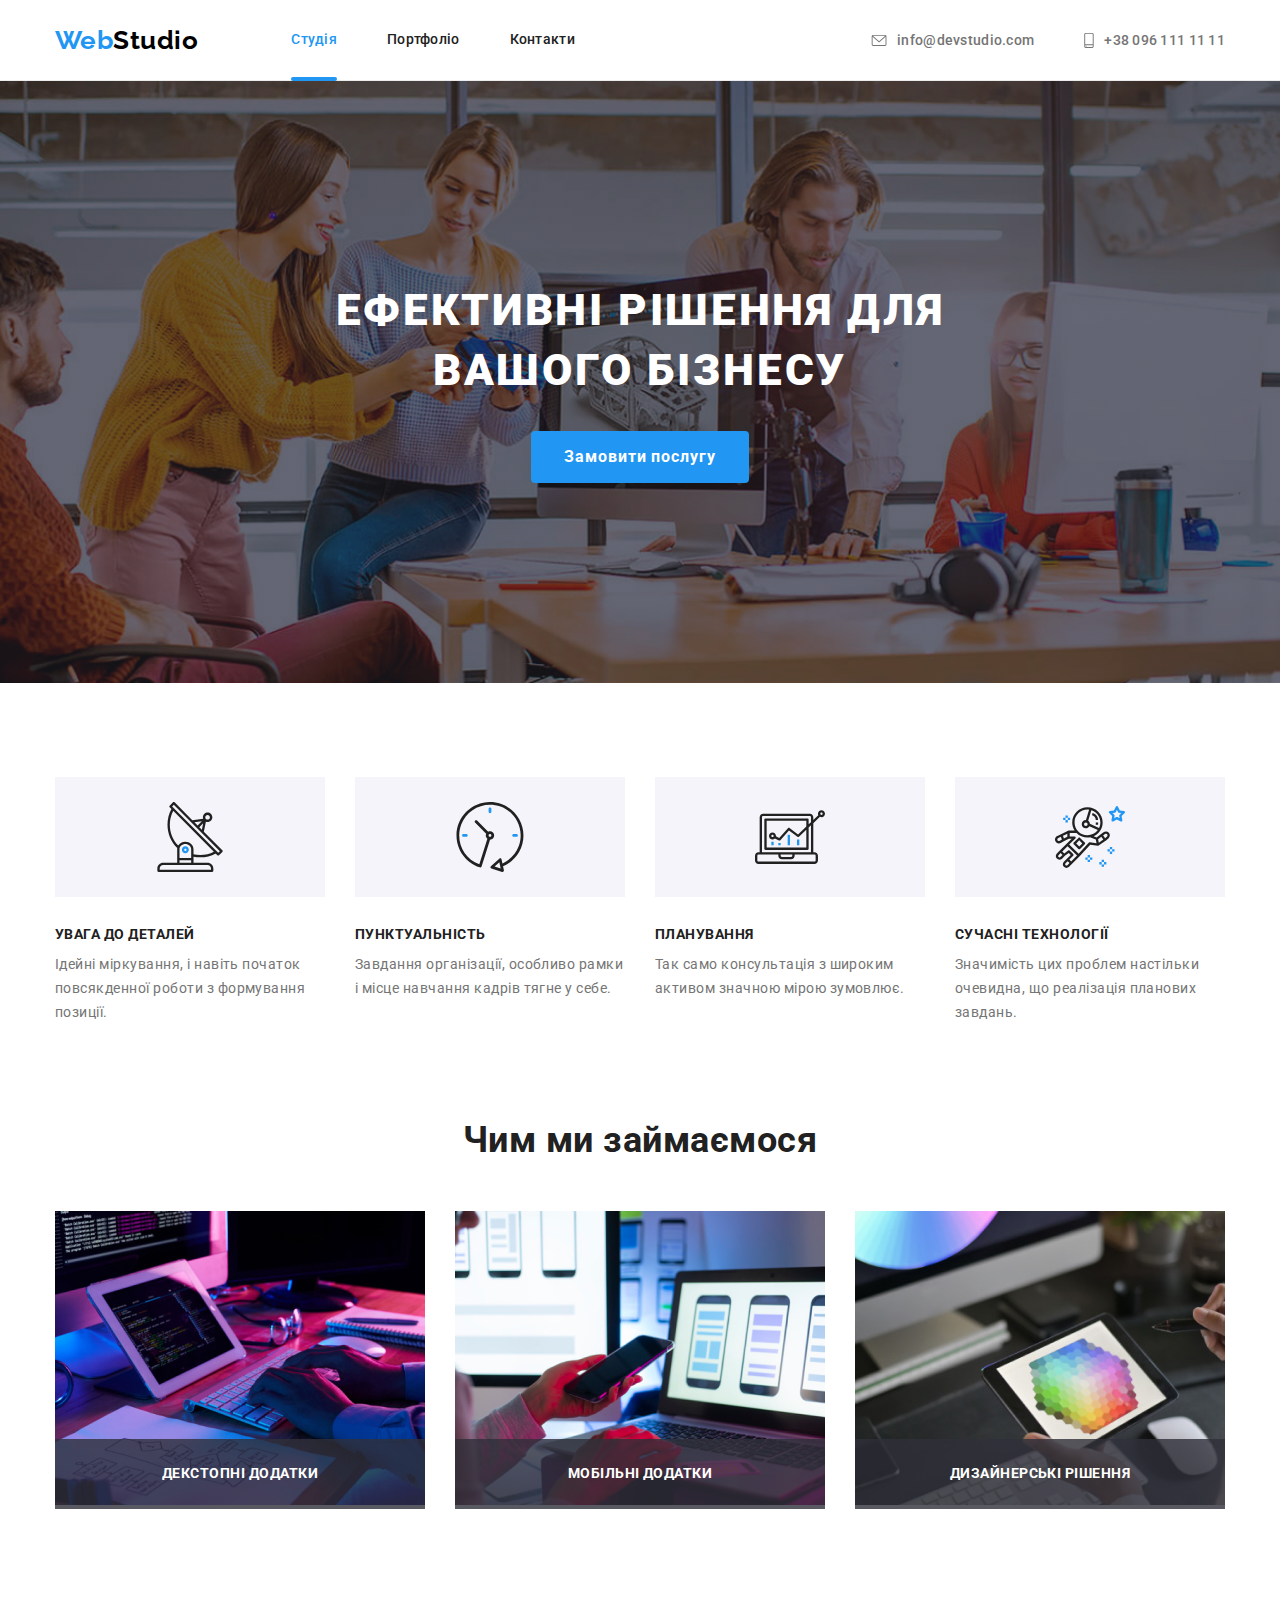
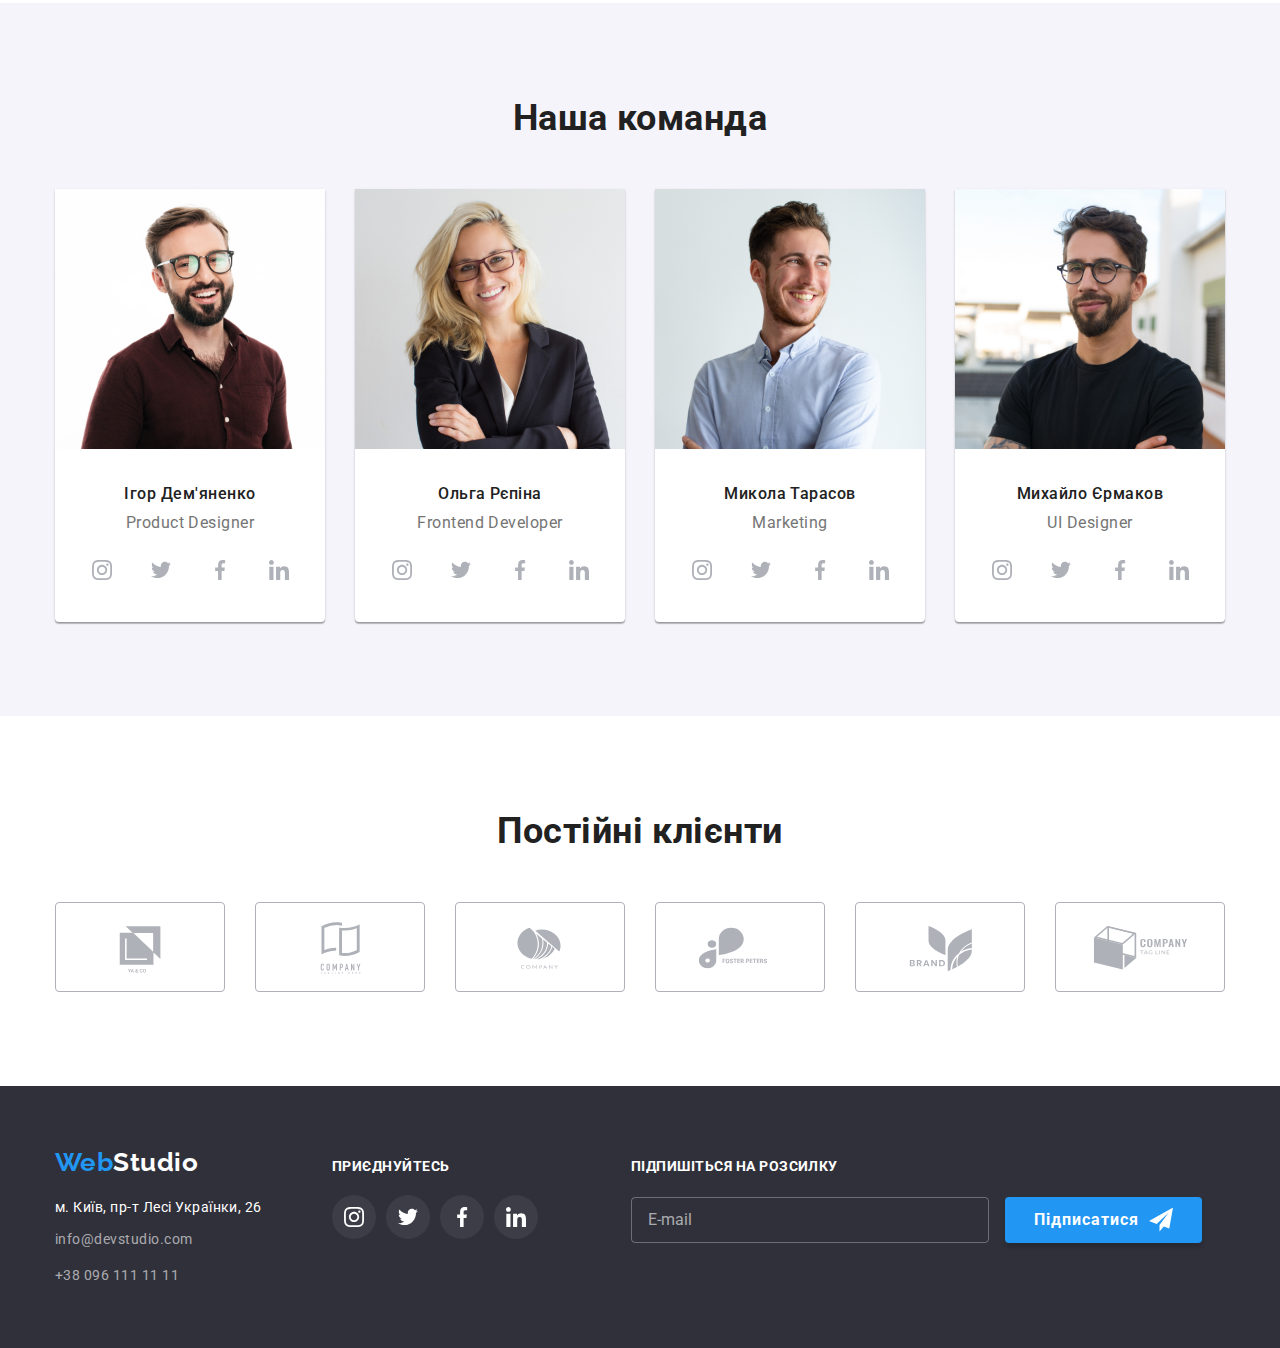
<file: index.html>
<!DOCTYPE html>
<html lang="en">
<head>
    <meta charset="UTF-8">
    <meta http-equiv="X-UA-Compatible" content="IE=edge">
    <meta name="viewport" content="width=device-width, initial-scale=1.0">
    <title>Studio</title>
    <link 
        rel="preconnect" 
        href="https://fonts.googleapis.com" />
    <link 
        rel="preconnect" 
        href="https://fonts.gstatic.com" crossorigin />
    <link 
        href="https://fonts.googleapis.com/css2?family=Raleway:wght@700&family=Roboto:wght@400;500;700;900&display=swap"
        rel="stylesheet" />
    <link   
        rel="stylesheet" 
        href="https://cdnjs.cloudflare.com/ajax/libs/modern-normalize/1.1.0/modern-normalize.min.css" />
    <link 
        rel="stylesheet" 
        href="./css/styles.css" />
</head>
<body>
    <!--Шапка.-->
    <header class="header">
        <div class="container nav-flex">
            <nav class="header-nav">
                <a class="logo link" href="./index.html">Web<span class="logo-black">Studio</span></a>
                <ul class="header-nav-list list">
                    <li class="header-nav-item">
                        <a class="header-nav-link link current" href="./index.html">Студія</a>
                    </li>
                    <li class="header-nav-item">
                        <a class="header-nav-link link" href="./portfolio.html">Портфоліо</a>
                    </li>
                    <li class="header-nav-item">
                        <a class="header-nav-link link" href="#">Контакти</a>
                    </li>
                </ul>
            </nav>
            <ul class="header-contact-list list">
                <li class="header-contact-item">
                    <a class="header-contact-link link" href="mailto:info@devstudio.com">
                        <svg class="contact-icon" width="16" height="12">
                            <use href="./images/symbol-defs.svg#icon-envelope"></use>
                        </svg>
                        info@devstudio.com
                    </a>
                </li>
                <li class="header-contact-item">
                    <a class="header-contact-link link" href="tel:+380961111111">
                        <svg class="contact-icon" width="10" height="16">
                            <use href="./images/symbol-defs.svg#icon-smartphone"></use>
                        </svg>
                        +38 096 111 11 11
                    </a>
                </li>
            </ul>
        </div>
    </header>
        <!-- Основний контент -->
    <main>
        <!-- Ефект -->
        <section class="effect">
            <div class="container">
                <h1 class="effect-title">Ефективні рішення для вашого бізнесу</h1>
                <button class="effect-btn" type="button" data-modal-open>Замовити послугу</button>
            </div>
        </section>
        <!-- Наші переваги -->
        <section class="features-section">
            <div class="container">
                <h2 class="" hidden>Наші переваги</h2>
                <ul class="features-list list">
                    <li class='features-item'>
                        <div class="features-icon-fon">
                            <svg class="features-icon" width="70" height="70">
                                <use href="./images/symbol-defs.svg#icon-antenna"></use>
                            </svg>
                        </div>
                        <h3 class="features-title">УВАГА ДО ДЕТАЛЕЙ</h3>
                        <p class="features-text">Ідейні міркування, і навіть початок повсякденної роботи з формування позиції.</p>
                    </li>
                    <li class='features-item'>
                        <div class="features-icon-fon">
                            <svg class="features-icon" width="70" height="70">
                                <use href="./images/symbol-defs.svg#icon-clock"></use>
                            </svg>
                        </div>
                        <h3 class="features-title">ПУНКТУАЛЬНІСТЬ</h3>
                        <p class="features-text">Завдання організації, особливо рамки і місце навчання кадрів тягне у себе.</p>
                    </li>
                    <li class='features-item'>
                        <div class="features-icon-fon">
                            <svg class="features-icon" width="70" height="70">
                                <use href="./images/symbol-defs.svg#icon-diagram"></use>
                            </svg>
                        </div>
                        <h3 class="features-title">ПЛАНУВАННЯ</h3>
                        <p class="features-text">Так само консультація з широким активом значною мірою зумовлює.</p>
                    </li>
                    <li class='features-item'>
                        <div class="features-icon-fon">
                            <svg class="features-icon" width="70" height="70">
                                <use href="./images/symbol-defs.svg#icon-astronaut"></use>
                            </svg>
                        </div>
                        <h3 class="features-title">СУЧАСНІ ТЕХНОЛОГІЇ</h3>
                        <p class="features-text">Значимість цих проблем настільки очевидна, що реалізація планових завдань.</p>
                    </li>
                </ul>
            </div>
        </section>
        <!-- Чим ми займаємось -->
        <section class="work-section">
            <div class="container">
                <h2 class="section-title">Чим ми займаємося</h2>
                <ul class="work-list list">
                    <li class="work-item">
                        <img src="images/1.jpg" alt="Людина кодить" width="370" height="294" />
                        <p class="work-text">Декстопні додатки</p>
                    </li>
                    <li class="work-item">
                        <img src="images/2.jpg" alt="Людина працює одночасно на телефоні і ноутбуці" width="370" height="294" />
                        <p class="work-text">Мобільні додатки</p>
                    </li>
                    <li class="work-item">
                        <img src="images/3.jpg" alt="Людина обирає колір на планшеті" width="370" height="294" />
                        <p class="work-text">Дизайнерські рішення</p>
                    </li>
                </ul>
            </div>    
        </section>
        <!-- Команда -->
        <section class="team-section">
            <div class="container">
                <h2 class="section-title">Наша команда</h2>
                <ul class="team-list list">
                    <li class="team-item">
                        <img src="images/4.jpg" alt="Ігор Дем'яненко" width="270" height="260" /> 
                        <div class="team-workers">    
                            <h3 class="team-worker">Ігор Дем'яненко</h3>
                            <p class="team-profession">Product Designer</p>
                            <ul class="team-social-list list">
                                <li class="team-social-item">
                                    <a class="team-social-link link" href="">
                                        <svg class="team-social-icon" width="20" height="20">
                                            <use href="./images/symbol-defs.svg#icon-instagram"></use>
                                        </svg>
                                    </a>
                                </li>
                             
                                <li class="team-social-item">
                                    <a class="team-social-link link" href="">
                                        <svg class="team-social-icon" width="20" height="20">
                                            <use href="./images/symbol-defs.svg#icon-twitter"></use>
                                        </svg>
                                    </a>
                                </li>
                            
                                <li class="team-social-item">
                                    <a class="team-social-link link" href="">
                                        <svg class="team-social-icon" width="20" height="20">
                                            <use href="./images/symbol-defs.svg#icon-facebook"></use>
                                        </svg>
                                    </a>
                                </li>
                            
                                <li class="team-social-item">
                                    <a class="team-social-link link" href="">
                                        <svg class="team-social-icon" width="20" height="20">
                                            <use href="./images/symbol-defs.svg#icon-linkedin"></use>
                                        </svg>
                                    </a>
                                </li>
                            </ul>
                        </div>
                    </li>
                    <li class="team-item">
                        <img src="images/5.jpg" alt="Ольга Рєпіна" width="270" height="260" /> 
                        <div class="team-workers">
                            <h3 class="team-worker">Ольга Рєпіна</h3>
                            <p class="team-profession">Frontend Developer</p>
                            <ul class="team-social-list list">
                                <li class="team-social-item">
                                    <a class="team-social-link link" href="">
                                        <svg class="team-social-icon" width="20" height="20">
                                            <use href="./images/symbol-defs.svg#icon-instagram"></use>
                                        </svg>
                                    </a>
                                </li>
                            
                                <li class="team-social-item">
                                    <a class="team-social-link link" href="">
                                        <svg class="team-social-icon" width="20" height="20">
                                            <use href="./images/symbol-defs.svg#icon-twitter"></use>
                                        </svg>
                                    </a>
                                </li>
                            
                                <li class="team-social-item">
                                    <a class="team-social-link link" href="">
                                        <svg class="team-social-icon" width="20" height="20">
                                            <use href="./images/symbol-defs.svg#icon-facebook"></use>
                                        </svg>
                                    </a>
                                </li>
                            
                                <li class="team-social-item">
                                    <a class="team-social-link link" href="">
                                        <svg class="team-social-icon" width="20" height="20">
                                            <use href="./images/symbol-defs.svg#icon-linkedin"></use>
                                        </svg>
                                    </a>
                                </li>
                            </ul>
                        </div>
                    </li>
                    <li class="team-item">
                        <img src="images/6.jpg" alt="Микола Тарасов" width="270" height="260" /> 
                        <div class="team-workers">
                            <h3 class="team-worker">Микола Тарасов</h3>
                            <p class="team-profession">Marketing</p>
                            <ul class="team-social-list list">
                                <li class="team-social-item">
                                    <a class="team-social-link link" href="">
                                        <svg class="team-social-icon" width="20" height="20">
                                            <use href="./images/symbol-defs.svg#icon-instagram"></use>
                                        </svg>
                                    </a>
                                </li>
                            
                                <li class="team-social-item">
                                    <a class="team-social-link link" href="">
                                        <svg class="team-social-icon" width="20" height="20">
                                            <use href="./images/symbol-defs.svg#icon-twitter"></use>
                                        </svg>
                                    </a>
                                </li>
                            
                                <li class="team-social-item">
                                    <a class="team-social-link link" href="">
                                        <svg class="team-social-icon" width="20" height="20">
                                            <use href="./images/symbol-defs.svg#icon-facebook"></use>
                                        </svg>
                                    </a>
                                </li>
                            
                                <li class="team-social-item">
                                    <a class="team-social-link link" href="">
                                        <svg class="team-social-icon" width="20" height="20">
                                            <use href="./images/symbol-defs.svg#icon-linkedin"></use>
                                        </svg>
                                    </a>
                                </li>
                            </ul>
                        </div>
                    </li>
                    <li class="team-item">
                        <img src="images/7.jpg" alt="Михайло Єрмаков" width="270" height="260" /> 
                        <div class="team-workers">
                            <h3 class="team-worker">Михайло Єрмаков</h3>
                            <p class="team-profession">UI Designer</p>
                            <ul class="team-social-list list">
                                <li class="team-social-item">
                                    <a class="team-social-link link" href="">
                                        <svg class="team-social-icon" width="20" height="20">
                                            <use href="./images/symbol-defs.svg#icon-instagram"></use>
                                        </svg>
                                    </a>
                                </li>
                            
                                <li class="team-social-item">
                                    <a class="team-social-link link" href="">
                                        <svg class="team-social-icon" width="20" height="20">
                                            <use href="./images/symbol-defs.svg#icon-twitter"></use>
                                        </svg>
                                    </a>
                                </li>
                            
                                <li class="team-social-item">
                                    <a class="team-social-link link" href="">
                                        <svg class="team-social-icon" width="20" height="20">
                                            <use href="./images/symbol-defs.svg#icon-facebook"></use>
                                        </svg>
                                    </a>
                                </li>
                            
                                <li class="team-social-item">
                                    <a class="team-social-link link" href="">
                                        <svg class="team-social-icon" width="20" height="20">
                                            <use href="./images/symbol-defs.svg#icon-linkedin"></use>
                                        </svg>
                                    </a>
                                </li>
                            </ul>
                        </div>
                        
                    </li>        
                </ul>
            </div>    
        </section>
        <!-- Клієнти-->
        <section class="client-section">
            <div class="container">
                <h2 class="client-title">Постійні клієнти</h2>
                <ul class="client-list list">
                    <li class="client-item">
                        <a class="client-link link" href="">
                            <svg class="client-icon" width="106" height="60">
                                <use href="./images/symbol-defs.svg#icon-client-1"></use>
                            </svg>
                        </a>
                    </li>
        
                    <li class="client-item">
                        <a class="client-link link" href="">
                            <svg class="client-icon" width="106" height="60">
                                <use href="./images/symbol-defs.svg#icon-Client-2"></use>
                            </svg>
                        </a>
                    </li>
        
                    <li class="client-item">
                        <a class="client-link link" href="">
                            <svg class="client-icon" width="106" height="60">
                                <use href="./images/symbol-defs.svg#icon-Client-3"></use>
                            </svg>
                        </a>
                    </li>
        
                    <li class="client-item">
                        <a class="client-link link" href="">
                            <svg class="client-icon" width="106" height="60">
                                <use href="./images/symbol-defs.svg#icon-Client-4"></use>
                            </svg>
                        </a>
                    </li>
        
                    <li class="client-item">
                        <a class="client-link link" href="">
                            <svg class="client-icon" width="106" height="60">
                                <use href="./images/symbol-defs.svg#icon-Client-5"></use>
                            </svg>
                        </a>
                    </li>
        
                    <li class="client-item">
                        <a class="client-link link" href="">
                            <svg class="client-icon" width="106" height="60">
                                <use href="./images/symbol-defs.svg#icon-Client-6"></use>
                            </svg>
                        </a>
                    </li>
                </ul>
            </div>
        </section>
    </main> 
    <!-- Футер -->
    <footer class="footer">
        <div class="container">
            <div class="footer-flex">
                <div class="footer-contacts-flex">
                    <a class="logo link" href="./index.html">
                    Web<span class="logo-white">Studio</span></a>
                    <!-- Список контактів -->
                    <address class="footer-contact">
                        <ul class="footer-contact-list list">
                            <li class="footer-contact-item"><a class="footer-contact-info adress link" href="https://goo.gl/maps/CdvJLRiEL6Q8Smko8" 
                                target="_blank" rel="noreferrer noopener">м. Київ, пр-т Лесі Українки, 26</a></li>
                            <li class="footer-contact-item"><a class="footer-contact-link link" href="mailto:info@devstudio.com">info@devstudio.com</a></li>
                            <li class="footer-contact-item"><a class="footer-contact-link link" href="tel:+380961111111">+38 096 111 11 11</a></li>
                        </ul>
                    </address>
                </div>
                <div class="footer-social-flex">
                    <p class="footer-social-text">Приєднуйтесь</p>
                    <ul class="footer-social-list list">
                        <li class="footer-social-item">
                            <a class="footer-social-link" href="">
                                <svg class="footer-social-icon" width="20" height="20">
                                    <use href="./images/symbol-defs.svg#icon-instagram"></use>
                                </svg>
                            </a>
                        </li>
        
                        <li class="footer-social-item">
                            <a class="footer-social-link" href="">
                                <svg class="footer-social-icon" width="20" height="20">
                                    <use href="./images/symbol-defs.svg#icon-twitter"></use>
                                </svg>
                            </a>
                        </li>
        
                        <li class="footer-social-item">
                            <a class="footer-social-link" href="">
                                <svg class="footer-social-icon" width="20" height="20">
                                    <use href="./images/symbol-defs.svg#icon-facebook"></use>
                                </svg>
                            </a>
                        </li>
        
                        <li class="footer-social-item">
                            <a class="footer-social-link" href="">
                                <svg class="footer-social-icon" width="20" height="20">
                                    <use href="./images/symbol-defs.svg#icon-linkedin"></use>
                                </svg>
                            </a>
                        </li>
                    </ul>
                </div>
                <div class="footer-submit">
                    <p class="footer-submit-text">Підпишіться на розсилку</p>
                    <div class="footer-submit-form">  
                    <label class="footer-submit-label" for="submit-mail"></label>
                    <input class="footer-submit-input" type="email" name="submit-mail" id="submit-mail" placeholder="E-mail">
                    <a class="link" href="#">
                    <button class="footer-submit-btn" type="submit">Підписатися</button>
                    </a>
                    </div>
                </div>
            </div>
        </div>
    </footer>
    <!-- Modal -->
    <div class="backdrop is-hidden" data-modal>
        <div class="modal">
            <button type="button" class="close-btn" data-modal-close>
                <svg class="modal-icon" width="11" height="11">
                    <use href="./images/symbol-defs.svg#icon-vector"></use>
                </svg>
            </button>
            <form class="form">
                <span class="form-title">Залиште свої дані, ми вам передзвонимо</span>
                <div class="form-field top-title">
                    <label class="form-label" for="name">Ім'я</label>
                    <input class="form-input" type="text" name="name" id="name">
                    <svg class="input-icon" width="12" height="12">
                        <use href="./images/symbol-defs.svg#icon-name"></use>
                    </svg>
                </div>
                <div class="form-field">
                    <label class="form-label" for="tel">Телефон</label>
                    <input class="form-input" type="tel" name="tel" id="tel">
                    <svg class="input-icon" width="12" height="12">
                        <use href="./images/symbol-defs.svg#icon-tel"></use>
                    </svg>
                </div>
                <div class="form-field">
                    <label class="form-label" for="email">Пошта</label>
                    <input class="form-input" type="email" name="email" id="email">
                    <svg class="input-icon" width="12" height="12">
                        <use href="./images/symbol-defs.svg#icon-mail"></use>
                    </svg>
                </div>
                <div class="form-field">
                    <label class="comment-label" for="comment">Коментар</label>
                    <textarea class="comment" name="comment" id="comment" rows="9" placeholder="Введіть текст"></textarea>
                </div>
                <div class="form-field-chek">
                    <label class="policy-label" for="policy">
                        <input class="form-checkbox" type="checkbox" name="policy" id="policy">
                        <span class="icon-chek"></span>
                        Погоджуюся з розсилкою та приймаю <a class="policy-link" href="">Умови договору</a>
                    </label>
                </div>
                    <button class="form-btn" type="submit" >Відправити</button>
            </form>
        </div>  
    </div>
    <script src="./js/modal.js"></script>
</body>
</html>
</file>
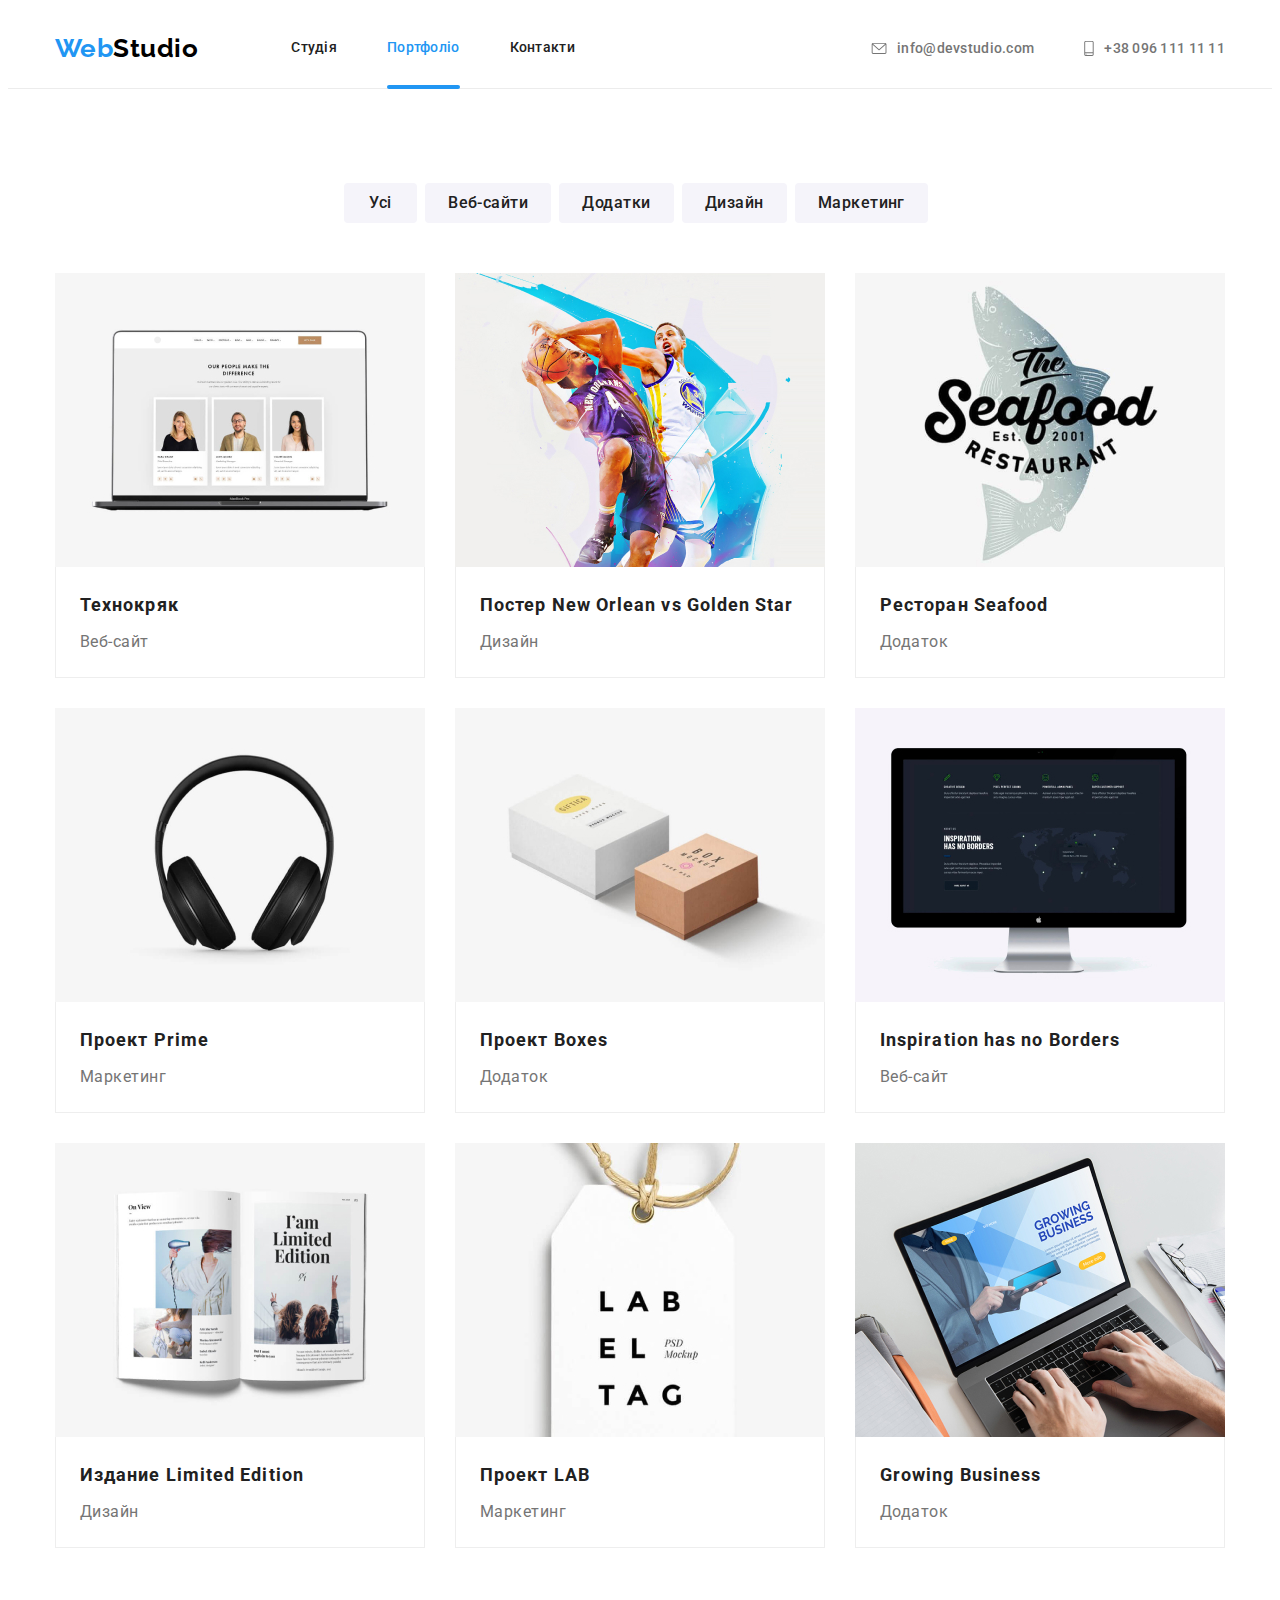
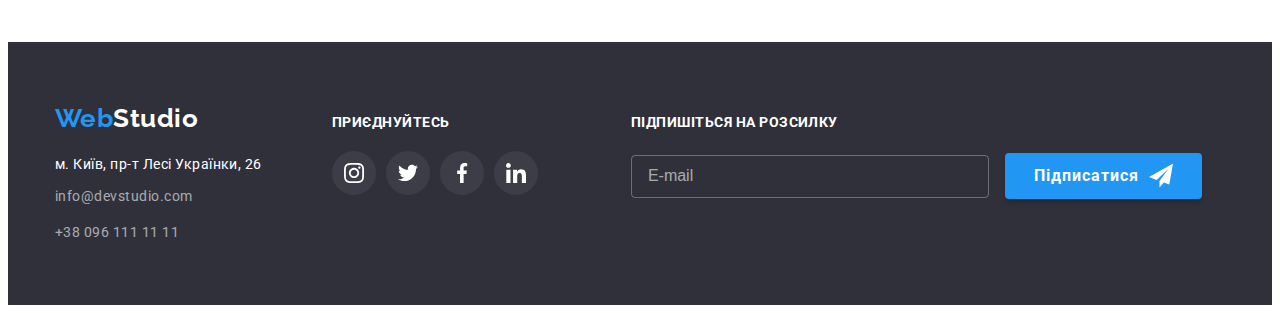
<file: portfolio.html>
<!DOCTYPE html>
<html lang="en">
<head>
    <meta charset="UTF-8">
    <meta http-equiv="X-UA-Compatible" content="IE=edge">
    <meta name="viewport" content="width=device-width, initial-scale=1.0">
    <title>Portfolio</title>
    <link rel="preconnect" href="https://fonts.googleapis.com" />
    <link rel="preconnect" href="https://fonts.gstatic.com" crossorigin />
    <link href="https://fonts.googleapis.com/css2?family=Raleway:wght@700&family=Roboto:wght@400;500;700;900&display=swap"
        rel="stylesheet" />
    <link rel="stylesheet" href="./css/styles.css" />
</head>
<body>
    <!--Шапка.-->
    <header class="header">
        <div class="container nav-flex">
            <nav class="header-nav">
                <a class="logo link" href="./index.html">Web<span class="logo-black">Studio</span></a>
                <ul class="header-nav-list list">
                    <li class="header-nav-item">
                        <a class="header-nav-link link" href="./index.html">Студія</a>
                    </li>
                    <li class="header-nav-item">
                        <a class="header-nav-link link current" href="./portfolio.html">Портфоліо</a>
                    </li>
                    <li class="header-nav-item">
                        <a class="header-nav-link link" href="#">Контакти</a>
                    </li>
                </ul>
            </nav>
            <ul class="header-contact-list list">
                <li class="header-contact-item">
                    <a class="header-contact-link link" href="mailto:info@devstudio.com">
                        <svg class="contact-icon" width="16" height="12">
                            <use href="./images/symbol-defs.svg#icon-envelope"></use>
                        </svg>
                        info@devstudio.com
                    </a>
                </li>
                <li class="header-contact-item">
                    <a class="header-contact-link link" href="tel:+380961111111">
                        <svg class="contact-icon" width="10" height="16">
                            <use href="./images/symbol-defs.svg#icon-smartphone"></use>
                            </svg>
                            +38 096 111 11 11
                        </a>
                    </li>
                </ul>
            </div>
        </header>
    <!-- Основний контент -->
    <main>
        <section class="portfolio-section">
            <div class="container">
                <h1 hidden>Приклади робіт</h1>
                <ul class="portfolio-btn-list list">
                    <li class="portfolio-btn-item"><button class="portfolio-btn" type="button">Усі</button></li>
                    <li class="portfolio-btn-item"><button class="portfolio-btn" type="button">Веб-сайти</button></li>
                    <li class="portfolio-btn-item"><button class="portfolio-btn" type="button">Додатки</button></li>
                    <li class="portfolio-btn-item"><button class="portfolio-btn" type="button">Дизайн</button></li>
                    <li class="portfolio-btn-item"><button class="portfolio-btn" type="button">Маркетинг</button></li>
                </ul>
            </div>    
            <div class="container">
                <ul class="portfolio-list list">
                    <li class="portfolio-item">
                        <a href=" # " class=" link ">
                            <div class="portfolio-description">
                                <img src="./images/8.jpg" alt="Ноутбук із сайтом" width="370" height="294" class="images"/>
                                <div class="portfolio-overlay">
                                    <p class="portfolio-description-text">Ресурс пропонує комплексні пропозиції з різним рівнем
                                    функціоналу
                                    та сервісів. Все це дозволить відвідувачу отримати
                                    вичерпні відомості про компанію чи приватну особу.</p>
                                </div>
                            </div>
                            <div class="portfolio-border">
                                <h2 class="portfolio-list-title">Технокряк</h2>
                                <p class="portfolio-list-text">Веб-сайт</p>
                            </div>
                        </a>
                    </li>
                    <li class="portfolio-item">
                        <a href=" # " class=" link ">
                            <div class="portfolio-description">
                                <img src="./images/9.jpg" alt="Постер Нью-Орлеан проти Голден Стар" width="370" height="294" class="images"/>
                                <div class="portfolio-overlay">
                                    <p class="portfolio-description-text">Ресурс пропонує комплексні пропозиції з різним рівнем
                                    функціоналу
                                    та сервісів. Все це дозволить відвідувачу отримати
                                    вичерпні відомості про компанію чи приватну особу.</p>
                                </div>
                            </div>
                            <div class="portfolio-border">
                                <h2 class="portfolio-list-title">
                                Постер <span lang="en">New Orlean vs Golden Star</span>
                                </h2>
                                <p class="portfolio-list-text">Дизайн</p>
                            </div>
                        </a>
                    </li>
            
                    <li class="portfolio-item">
                        <a href=" # " class=" link ">
                            <div class="portfolio-description">
                                <img src="./images/10.jpg" alt="Логотип ресторана Seafood" width="370" height="294" class="images"/>
                                <div class="portfolio-overlay">
                                    <p class="portfolio-description-text">Ресурс пропонує комплексні пропозиції з різним рівнем
                                    функціоналу
                                    та сервісів. Все це дозволить відвідувачу отримати
                                    вичерпні відомості про компанію чи приватну особу.</p>
                                </div>
                            </div>
                            <div class="portfolio-border">
                                <h2 class="portfolio-list-title">Ресторан <span lang="en">Seafood</span></h2>
                                <p class="portfolio-list-text">Додаток</p>
                            </div>
                        </a>
                    </li>
            
                    <li class="portfolio-item">
                        <a href=" # " class=" link ">
                            <div class="portfolio-description">
                                <img src="./images/11.jpg" alt="Навушники" width="370" height="294" class="images"/>
                                <div class="portfolio-overlay">
                                    <p class="portfolio-description-text">Ресурс пропонує комплексні пропозиції з різним рівнем
                                    функціоналу
                                    та сервісів. Все це дозволить відвідувачу отримати
                                    вичерпні відомості про компанію чи приватну особу.</p>
                                </div>
                            </div>
                            <div class="portfolio-border">
                                <h2 class="portfolio-list-title">Проект <span lang="en">Prime</span></h2>
                                <p class="portfolio-list-text">Маркетинг</p>
                            </div>
                        </a>
                    </li>
            
                    <li class="portfolio-item">
                        <a href=" # " class=" link ">
                            <div class="portfolio-description">
                                <img src="./images/12.jpg" alt="Дві коробки" width="370" height="294" class="images"/>
                                <div class="portfolio-overlay">
                                    <p class="portfolio-description-text">Ресурс пропонує комплексні пропозиції з різним рівнем
                                    функціоналу
                                    та сервісів. Все це дозволить відвідувачу отримати
                                    вичерпні відомості про компанію чи приватну особу.</p>
                                </div>
                            </div>
                            <div class="portfolio-border">
                                <h2 class="portfolio-list-title">Проект <span lang="en">Boxes</span></h2>
                                <p class="portfolio-list-text">Додаток</p>
                            </div>
                        </a>
                    </li>
            
                    <li class="portfolio-item">
                        <a href=" # " class=" link ">
                            <div class="portfolio-description">
                                <img src="./images/13.jpg" alt="Монітор із сайтом" width="370" height="294" class="images"/>
                                <div class="portfolio-overlay">
                                    <p class="portfolio-description-text">Ресурс пропонує комплексні пропозиції з різним рівнем
                                    функціоналу
                                    та сервісів. Все це дозволить відвідувачу отримати
                                    вичерпні відомості про компанію чи приватну особу.</p>
                                </div>
                            </div>
                            <div class="portfolio-border">
                                <h2 class="portfolio-list-title"><span lang="en">Inspiration has no Borders</span></h2>
                                <p class="portfolio-list-text">Веб-сайт</p>
                            </div>
                        </a>
                    </li>
            
                    <li class="portfolio-item">
                        <a href=" # " class=" link ">
                            <div class="portfolio-description">
                                <img src="./images/14.jpg" alt="Журнал" width="370" height="294" class="images"/>
                                <div class="portfolio-overlay">
                                    <p class="portfolio-description-text">Ресурс пропонує комплексні пропозиції з різним рівнем
                                    функціоналу
                                    та сервісів. Все це дозволить відвідувачу отримати
                                    вичерпні відомості про компанію чи приватну особу.</p>
                                </div>
                            </div>
                            <div class="portfolio-border">
                                <h2 class="portfolio-list-title">Издание <span lang="en">Limited Edition</span></h2>
                                <p class="portfolio-list-text">Дизайн</p>
                            </div>
                        </a>
                    </li>
            
                    <li class="portfolio-item">
                        <a href=" # " class=" link ">
                            <div class="portfolio-description">
                                <img src="./images/15.jpg" alt="LAB" width="370" height="294" class="images"/>
                                <div class="portfolio-overlay">
                                    <p class="portfolio-description-text">Ресурс пропонує комплексні пропозиції з різним рівнем
                                    функціоналу
                                    та сервісів. Все це дозволить відвідувачу отримати
                                    вичерпні відомості про компанію чи приватну особу.</p>
                                </div>
                            </div>
                            <div class="portfolio-border">
                                <h2 class="portfolio-list-title">Проект <span lang="en">LAB</span></h2>
                                <p class="portfolio-list-text">Маркетинг</p>
                            </div>
                        </a>
                    </li>
            
                    <li class="portfolio-item border">
                        <a href=" # " class=" link ">
                            <div class="portfolio-description">
                                <img src="./images/16.jpg" alt="Людина працює на макбуці" width="370" height="294" class="images"/>
                                <div class="portfolio-overlay">
                                    <p class="portfolio-description-text">Ресурс пропонує комплексні пропозиції з різним рівнем
                                    функціоналу
                                    та сервісів. Все це дозволить відвідувачу отримати
                                    вичерпні відомості про компанію чи приватну особу.</p>
                                </div>
                            </div>
                            <div class="portfolio-border">
                                <h2 class="portfolio-list-title"><span lang="en">Growing Business</span></h2>
                                <p class="portfolio-list-text">Додаток</p>
                            </div>
                        </a>
                    </li>
                </ul>
            </div>
        </section>
    </main>
    <!-- Футер -->
<footer class="footer">
    <div class="container">
        <div class="footer-flex">
            <div class="footer-contacts-flex">
                <a class="logo link" href="./index.html">
                    Web<span class="logo-white">Studio</span></a>
                <!-- Список контактів -->
                <address class="footer-contact">
                    <ul class="footer-contact-list list">
                        <li class="footer-contact-item"><a class="footer-contact-info adress link"
                                href="https://goo.gl/maps/CdvJLRiEL6Q8Smko8" target="_blank"
                                rel="noreferrer noopener">м. Київ, пр-т Лесі Українки, 26</a></li>
                        <li class="footer-contact-item"><a class="footer-contact-link link"
                                href="mailto:info@devstudio.com">info@devstudio.com</a></li>
                        <li class="footer-contact-item"><a class="footer-contact-link link" href="tel:+380961111111">+38
                                096 111 11 11</a></li>
                    </ul>
                </address>
            </div>
            <div class="footer-social-flex">
                <p class="footer-social-text">Приєднуйтесь</p>
                <ul class="footer-social-list list">
                    <li class="footer-social-item">
                        <a class="footer-social-link" href="">
                            <svg class="footer-social-icon" width="20" height="20">
                                <use href="./images/symbol-defs.svg#icon-instagram"></use>
                            </svg>
                        </a>
                    </li>

                    <li class="footer-social-item">
                        <a class="footer-social-link" href="">
                            <svg class="footer-social-icon" width="20" height="20">
                                <use href="./images/symbol-defs.svg#icon-twitter"></use>
                            </svg>
                        </a>
                    </li>

                    <li class="footer-social-item">
                        <a class="footer-social-link" href="">
                            <svg class="footer-social-icon" width="20" height="20">
                                <use href="./images/symbol-defs.svg#icon-facebook"></use>
                            </svg>
                        </a>
                    </li>

                    <li class="footer-social-item">
                        <a class="footer-social-link" href="">
                            <svg class="footer-social-icon" width="20" height="20">
                                <use href="./images/symbol-defs.svg#icon-linkedin"></use>
                            </svg>
                        </a>
                    </li>
                </ul>    
            </div>
            <div class="footer-submit">
                <p class="footer-submit-text">Підпишіться на розсилку</p>
                <div class="footer-submit-form">
                    <label class="footer-submit-label" for="submit-mail"></label>
                    <input class="footer-submit-input" type="email" name="submit-mail" id="submit-mail" placeholder="E-mail">
                    <a class="link" href="#">
                        <button class="footer-submit-btn" type="submit">Підписатися</button>
                    </a>
                </div>
            </div>
        </div>
    </div>
</footer>
</body>
</html>
</file>
<file: css/styles.css>
:root {
    --primary-text-color: #212121;
    --secondary-text-color: #757575;
    --white-text-color: #ffffff;
    --accent-color: #2196f3;
    --black-logo-color: #000000;
    --white-background-color: #ffffff;
    --effect-background-color: #2f303a;
    --team-background-color: #f5f4fa;
}

body {
    font-family: "Roboto", sans-serif;
    letter-spacing: 0.03em;
    color: var(--primary-text-color);
}

/* Прибираємо крапочки в списках. */

.list {
    list-style: none;
}

/* Прибираємо підкреслення */

.link {
    text-decoration: none;
}

/* скидаємо margin and padding */
h1,
h2,
h3,
h4,
h5,
h6,
p,
ul {
    margin: 0;
    padding: 0;
}

.container {
    width: 1200px;
    margin-left: auto;
    margin-right: auto;
    padding-left: 15px;
    padding-right: 15px;
    box-sizing: border-box;
    /* outline: 2px solid red; */
}

/* logo */

.logo {
    font-family: "Raleway", sans-serif;
    font-weight: 700;
    font-size: 26px;
    line-height: 1.19;
    align-items: center;
    text-align: center;
    
    color: var(--accent-color);
}

.section-title {
    font-weight: 700;
    font-size: 36px;
    line-height: 1.17;
    text-align: center;

    color: var(--primary-text-color)
}

.footer-contact-link {
    font-style: normal;
    font-size: 14px;
    line-height: 1.71;

    color: var(--footer-text-color);

    transition: color 250ms cubic-bezier(0.4, 0, 0.2, 1);
}

.features-icon-fon {
    display: flex;
    width: 270px;
    height: 120px;
    align-items: center;
    justify-content: center;
    flex-direction: column;
    margin-bottom: 30px;

    background-color: var(--team-background-color);
}

/* Шапка */

.header {
    border-bottom: 1px solid #ececec;
}

.nav-flex {
    display: flex;
    align-items: center;
}

.header-nav {
    display: flex;
    align-items: center;
}

.header-nav-list {
    display: flex;
    margin-left: 93px;
}

.header-nav-item:not(:last-child) {
    margin-right: 50px;
}

.logo-black {
    color: var(--black-logo-color)
}

.header-nav-link {
    display: block;
    padding-top: 32px;
    padding-bottom: 32px;

    font-weight: 500;
    font-size: 14px;
    line-height: 1.14;
    letter-spacing: 0.02em;
    color: var(--primary-text-color);

    position: relative;

    transition: color 250ms cubic-bezier(0.4, 0, 0.2, 1);
}

.header-contact-list {
    display: flex;
    margin-left: auto;
}

.header-contact-item + .header-contact-item {
    margin-left: 50px;
}

.header-contact-link {
    display: inline-flex;
    padding: 32px 0px 32px;
    /* color: var(--secondary-text-color); */
    align-items: center;

    font-weight: 500;
    font-size: 14px;
    line-height: 16px;
    letter-spacing: 0.02em;
    color: var(--secondary-text-color);

    transition: color 250ms cubic-bezier(0.4, 0, 0.2, 1);
}

.contact-icon {
    margin-right: 10px;
    fill: currentColor;
}

.header-nav-link:hover,
.header-nav-link:focus,
.header-contact-link:hover,
.header-contact-link:focus {
    color: var(--accent-color);
}

.header-nav-link.current {
    color: var(--accent-color);
}

.header-nav-link.current::after {
    position: absolute;

    display: block;
    content: '';
    width: 100%;
    height: 4px;
    border-radius: 2px;
    bottom: -1px;

    background-color: var(--accent-color);
}

/* effect */

.effect {
    padding-top: 200px;
    padding-bottom: 200px;

    max-width: 1600px;
    margin-left: auto;
    margin-right: auto;

    background-image: linear-gradient(to right,
    rgba(47, 48, 58, 0.4),
    rgba(47, 48, 58, 0.4)),
    url(../images/people.jpg);
    background-color: var(--hero-background-color);
    background-repeat: no-repeat;
    background-position: center;
    background-size: cover;

    text-align: center;
}

.effect-title {
    margin-bottom: 30px;
    margin-left: auto;
    margin-right: auto;
    max-width: 696px;

    font-weight: 900;
    font-size: 44px;
    line-height: 1.36;
    text-align: center;
    letter-spacing: 0.06em;
    text-transform: uppercase;
    color: var(--white-text-color);
}

.effect-btn {
    display: inline-block;
    min-width: 200px;
    border-radius: 4px;
    border: 1px solid transparent;
    padding: 10px 32px;

    background-color: var(--accent-color);
    color: var(--white-text-color);

    font-family: "Roboto", sans-serif;
    font-weight: 700;
    font-size: 16px;
    line-height: 1.88;
    align-items: center;
    text-align: center;
    letter-spacing: 0.06em;
    cursor: pointer;

    transition: background-color 250ms cubic-bezier(0.4, 0, 0.2, 1),
        color 250ms cubic-bezier(0.4, 0, 0.2, 1);
}

/*
.effect-btn:hover,
.effect-btn:focus {
    background-color: var(--white-text-color);
    color: var(--accent-color);
}
*/

/* Наші переваги */

.features-section {
  padding-top: 94px;
  padding-bottom: 94px;
}

.features-list {
  display: flex;
}

.features-item:not(:last-child) {
  margin-right: 30px;
  max-width: 270px;
}

.features-icon {
  align-items: center;
}

.features-title {
  margin-bottom: 10px;

  font-weight: 700;
  font-size: 14px;
  line-height: 1.14;
  text-transform: uppercase;
}

.features-text {
  font-size: 14px;
  line-height: 1.71;

  color: var(--secondary-text-color);
}

/* ------------Чим ми займаємось-------------- */
.work-section {
    padding-bottom: 94px;
}

.work-list {
    display: flex;
}

.work-item:not(:last-child) {
    margin-right: 30px;
}

.section-title {
    margin-bottom: 50px;
}

.work-list {
    display: flex;
}

.work-item {
    position: relative;
}

.work-item:not(:last-child) {
    margin-right: 30px;
}

.work-text {
    width: 100%;
    position: absolute;
    bottom: 0;
    left: 0;


    padding: 27px 0px;

    font-weight: bold;
    font-size: 14px;
    line-height: 1.14;
    text-align: center;
    text-transform: uppercase;

    color: var(--white-text-color);
    background-color: rgba(47, 48, 58, 0.8);
    ;
}
/* Команда */

.team-section {
    padding-top: 94px;
    padding-bottom: 94px;

    background-color: var(--team-background-color);
}

.team-list {
    display: flex;
}

.team-item {
    margin-right: 30px;

    background-color: var(--white-background-color);

    box-shadow: 0px 1px 3px rgb(0 0 0 / 12%), 0px 1px 1px rgb(0 0 0 / 14%), 0px 2px 1px rgb(0 0 0 / 20%);
    border-radius: 0px 0px 4px 4px;
}

.team-workers {
    padding: 30px 0px;
}

.team-worker {
    font-weight: 500;
    font-size: 16px;
    line-height: 1.19;
    text-align: center;
}

.team-profession {
    margin-top: 10px;

    font-size: 16px;
    line-height: 1.19;
    text-align: center;
    color: var(--secondary-text-color);
}

.team-social-item {
    width: 44px;
    height: 44px;
}

.team-social-list {
    display: flex;
    justify-content: center;
    align-items: center;

    margin-top: 16px;
    list-style: none;

    gap: 15px;
}

.team-social-link {
    display: flex;
    justify-content: center;
    align-items: center;

    width: 44px;
    height: 44px;
    border-radius: 50%;

    color: #afb1b8;

    transition: background-color 250ms cubic-bezier(0.4, 0, 0.2, 1),
    color 250ms cubic-bezier(0.4, 0, 0.2, 1);
}

.team-social-link:hover,
.team-social-link:focus {
    color: #ffffff;
    background-color: var(--accent-color);
}

.team-social-icon {
    fill: currentColor;
}

/* ---------------Клієнти---------------- */

.client-section {
    padding-top: 94px;
    padding-bottom: 94px;
}

.client-title {
    margin-bottom: 50px;

    font-weight: 700;
    font-size: 36px;
    line-height: 1.17;
    text-align: center;
}

.client-list {
    display: flex;

    padding: 0;
    margin: 0;
    list-style: none;
    justify-content: space-between;
    align-items: center;
}

.client-item {
    width: 170px;
    height: 90px;

    transition: border-color 250ms cubic-bezier(0.4, 0, 0.2, 1),
    color 250ms cubic-bezier(0.4, 0, 0.2, 1);
}

.client-item:not(:last-child) {
    margin-right: 30px;
}

.client-link {
    display: block;

    width: 170px;
    height: 90px;
    
    border: 1px solid #afb1b8;
    color: #afb1b8;
    background-color: #fff;
    padding: 16px 32px;
    border-radius: 4px;

    transition: border-color 250ms cubic-bezier(0.4, 0, 0.2, 1),
    color 250ms cubic-bezier(0.4, 0, 0.2, 1);
    
}

.client-link:hover,
.client-link:focus {
    color: var(--accent-color);
    border-color: var(--accent-color);
}

.client-icon {
    fill: currentColor;
}

.client-item:hover,
.client-item:focus {
    color: var(--accent-color);
    border-color: var(--accent-color);
}

/* Футер */

.footer {
    padding-top: 60px;
    padding-bottom: 60px;
    
    background-color: var(--effect-background-color);
}

.footer-flex {
    display: flex;
    margin: 0;
    padding: 0;
    list-style: none;
    align-items: baseline;
}

.footer-social-text {
    margin-bottom: 20px;
    font-weight: 700;
    font-size: 14px;
    line-height: 1.14;
    text-transform: uppercase;
    color: var(--white-text-color);
}

.footer-social-flex {
    margin-left: 70px;
    width: 206px;
}

.footer-social-list {
    display: flex;
    justify-content: space-between;
    align-items: center;

    padding: 0;
    margin-top: 0;
    list-style: none;
}

.footer-social-item {
    width: 44px;
    height: 44px;
}

.footer-social-link {
    display: flex;

    width: 44px;
    height: 44px;
    border-radius: 50%;

    justify-content: center;
    align-items: center;
    
    color: #ffffff;
    background-color: #ffffff10;

    transition: background-color 250ms cubic-bezier(0.4, 0, 0.2, 1),
    color 250ms cubic-bezier(0.4, 0, 0.2, 1);
}

.footer-social-link:hover,
.footer-social-link:focus {
    color: #ffffff;
    background-color: var(--accent-color);
}

.footer-social-icon {
    fill: currentColor;
}

.logo-white {
    color: var(--white-text-color);
}

.footer-contact-link {
    color: rgba(255, 255, 255, 0.6);
}

.footer-contact-info {
    color: var(--white-text-color);
    font-family: 'Roboto';
    font-style: normal;
    font-weight: 400;
    font-size: 14px;
    line-height: 16px;

    transition: background-color 250ms cubic-bezier(0.4, 0, 0.2, 1),
    color 250ms cubic-bezier(0.4, 0, 0.2, 1);
}

.footer-contact-link:hover,
.footer-contact-link:focus {
    color: var(--accent-color);
}

.footer-contact-info:hover,
.footer-contact-info:focus {
    color: var(--accent-color);
}

.footer-contact {
    margin-top: 20px;
}

.footer-contact-item {
    margin-top: 12px;
} 

.footer-submit {
    /* width: 570px; */
    margin-left: 93px;
    box-sizing: border-box;
}

.footer-submit-text {
    padding: 20px 0px 10px 0px;
    margin-bottom: 20px;
    font-weight: 700;
    font-size: 14px;
    line-height: 1.14px;
    text-transform: uppercase;

    color: var(--white-text-color);
}

.footer-submit-input {
    width: 358px;
    margin: 0;
    padding: 13px 16px;
    border-radius: 4px;
    box-sizing: border-box;

    border: 1px solid rgba(255, 255, 255, 0.3);
    background-color: var(--hero-background-color);
    color: var(--white-text-color);
}

.footer-submit-input::placeholder {
    font-size: 16px;
    line-height: 1.25;

    color: rgba(255, 255, 255, 0.6);
}

.footer-submit-btn {
    display: inline-flex;
    align-items: center;
    justify-content: center;

    border: none;
    margin: 0;
    padding: 8px 29px;
    border-radius: 4px;

    background-color: var(--accent-color);
    box-shadow: 0px 4px 4px rgba(0, 0, 0, 0.15);
    color: var(--white-text-color);

    font-family: 'Roboto';
    font-style: normal;
    font-weight: 700;
    font-size: 16px;
    line-height: 1.87;
    letter-spacing: 0.06em;

    cursor: pointer;
    min-height: 43px;
    margin-left: 12px;
}

.footer-submit-btn::after {
    content: '';
    display: inline-block;
    width: 24px;
    height: 24px;
    margin-left: 10px;

    background-position: center;
    background-repeat: no-repeat;
    background-image: url(../images/icon-send.svg);
}

/* Портфоліо */

.portfolio-section {
    padding-top: 94px;
    padding-bottom: 94px;
}

.portfolio-btn-list {
    display: flex;
    justify-content: center;
    margin-bottom: 50px;
}

.portfolio-btn-item {
    margin-right: 8px;
}

.portfolio-item .link:hover .portfolio-overlay,
.portfolio-item .link:focus .portfolio-overlay {
    transform: translateY(0);
}

.portfolio-description {
    position: relative;
    overflow: hidden;
}

.portfolio-overlay {
    position: absolute;

    display: inline-block;
    content: '';
    width: 100%;
    height: 100%;
    top: 0;
    left: 0;

    background-color: rgba(33, 150, 243, 0.9);

    transform: translateY(100%);
    transition: transform 250ms cubic-bezier(0.4, 0, 0.2, 1);
}

.portfolio-description-text {
    position: absolute;
    top: 0;
    left: 0;

    padding: 63px 24px;

    font-size: 18px;
    line-height: 1.56;

    color: var(--white-text-color);
}

.portfolio-btn {
    display: inline-block;
    min-width: 73px;
    border-radius: 4px;
    border: 1px solid transparent;
    padding: 6px 22px;

    font-family: "Roboto", sans-serif;
    font-weight: 500;
    font-size: 16px;
    line-height: 1.63;
    letter-spacing: 0.03em;
    text-align: center;
    background-color: var(--team-background-color);
    color: var(--primary-text-color);
    cursor: pointer;

    transition: background-color 250ms cubic-bezier(0.4, 0, 0.2, 1),
    color 250ms cubic-bezier(0.4, 0, 0.2, 1),
    box-shadow 250ms cubic-bezier(0.4, 0, 0.2, 1);
}

.portfolio-btn:hover,
.portfolio-btn:focus {
    background-color: var(--accent-color);
    color: var(--white-text-color);
    box-shadow: 0px 3px 1px rgba(0, 0, 0, 0.1), 0px 1px 2px rgba(0, 0, 0, 0.08),
        0px 2px 2px rgba(0, 0, 0, 0.12);
}

.portfolio-list {
    display: flex;
    flex-wrap: wrap;
    margin: -15px;
}

.portfolio-item {
    margin: 15px;

    transition: box-shadow 250ms cubic-bezier(0.4, 0, 0.2, 1);
}


.portfolio-item:hover,
.portfolio-item:focus {
    box-shadow: 0px 3px 1px rgba(0, 0, 0, 0.1), 0px 1px 2px rgba(0, 0, 0, 0.08),
    0px 2px 2px rgba(0, 0, 0, 0.12);
}

.portfolio-border {
    border: 1px solid #eeeeee;
    border-top: none;
    padding: 20px 24px;
}

.portfolio-list-title {
    font-weight: 700;
    font-size: 18px;
    line-height: 2;
    letter-spacing: 0.06em;

    color: var(--primary-text-color)
}

.portfolio-list-text {
    margin-top: 4px;

    font-size: 16px;
    line-height: 1.87;

    color: var(--secondary-text-color);
}

.images {
    display: block;
}

/* ----------------MODAL--------------------- */

.backdrop {
    position: fixed;

    display: flex;
    align-items: center;
    justify-content: center;

    width: 100vw;
    height: 100vh;

    background-color: rgba(0, 0, 0, 0.2);

    top: 0;
    transition: opacity 250ms cubic-bezier(0.4, 0, 0.2, 1), visibility 250ms cubic-bezier(0.4, 0, 0.2, 1);
}

.backdrop.is-hidden {
    opacity: 0;
    visibility: hidden;
    pointer-events: none;
}

.backdrop.is-hidden .modal {
    transform: scale(2);
}

.modal {
    width: 528px;
    min-height: 581px;
    background-color: #ffffff;

    position: relative;
    transform: scale(1);
    transition: transform 250ms cubic-bezier(0.4, 0, 0.2, 1);
}

.modal-icon {
    fill: var(--black-logo-color);
    transition: fill 250ms cubic-bezier(0.4, 0, 0.2, 1);
}

.close-btn {
    position: absolute;

    display: flex;
    align-items: center;
    justify-content: center;

    right: 8px;
    top: 8px;
    background-color: transparent;
    border-radius: 50%;
    width: 30px;
    height: 30px;
    border: 1px solid rgba(0, 0, 0, 0.1);

    cursor: pointer;
}

.close-btn:hover .modal-icon {
    fill: var(--accent-color)
}

.form {
    width: 528px;
    margin-left: auto;
    margin-right: auto;
    padding: 40px;
}

.form-title {
    font-weight: 700;
    font-size: 20px;
    line-height: 1.15;
    text-align: center;
    margin-left : 12px;
}

.top-title {
    margin-top: 12px;
}

.form-field {
    position: relative;
    display: flex;
    flex-direction: column;
    margin-bottom: 10px;
}

.form-label,
.comment-label {
    font-size: 12px;
    line-height: 1.17;
    letter-spacing: 0.01em;
    color: var(--secondary-text-color);
    margin-bottom: 4px;
}

.form-input {
    width: 100%;
    margin: 0;
    padding: 11px 42px;
    border: 1px solid rgba(33, 33, 33, 0.2);
    border-radius: 4px;
    

    transition: border-color 250ms cubic-bezier(0.4, 0, 0.2, 1);
}

.form-input:hover,
.form-input:focus {
    outline: none;
    border-color: var(--accent-color);
    cursor: pointer;
}

.input-icon {
    position: absolute;
    top: 50%;
    left: 15px;
    transform: translateY(25%);

    display: inline-block;
    width: 12px;
    height: 12px;

    transition: fill 250ms cubic-bezier(0.4, 0, 0.2, 1);
}

.form-input:hover~.input-icon,
.form-input:focus~.input-icon {
    fill: var(--accent-color)
}

textarea {
    resize: none;
    border: 1px solid rgba(33, 33, 33, 0.2);
    border-radius: 4px;
    padding: 12px 16px;
    font-size: 12px;
    line-height: 1.17;
    letter-spacing: 0.01em;
    height: 120px;

    transition: border-color 250ms cubic-bezier(0.4, 0, 0.2, 1);
}

textarea:hover,
textarea:focus {
    outline: none;
    border-color: var(--accent-color);
}

.comment::placeholder {
    font-size: 12px;
    line-height: 1.17;
    letter-spacing: 0.01em;
    color: rgba(117, 117, 117, 0, 5);
}

.comment:hover,
.comment:focus {
    cursor: pointer;
}

.form-field-chek {
    padding-left: 14px;
    margin-top: 25px;
    margin-bottom: 30px;
}

.icon-chek {
    display: inline-block;
    width: 16px;
    height: 15px;
    border: 2px solid #212121;
    border-radius: 2px;
    margin-right: 7px;
}

.form-checkbox {
    position: absolute;

    width: 1px;
    height: 1px;
    margin: -1px;
    padding: 0;

    overflow: hidden;
    border: 0;
    clip: rect(0 0 0 0);
}

.form-checkbox:checked+.icon-chek {
    background-image: url(../images/icon-check.svg);
    background-position: center;
    background-repeat: no-repeat;
    background-color: var(--accent-color);
    background-origin: border-box;
    border-color: var(--accent-color);
}

.policy-label {
    display: flex;
    align-items: center;
    font-size: 14px;
    line-height: 1.71;
    color: var(--secondary-text-color);
    cursor: pointer;
}

.policy-link {
    margin-left: 4px;
    color: rgba(33, 150, 243, 1);
}

.form-btn {
    display: flex;
    align-items: center;
    justify-content: center;

    margin: 0 auto;
    padding: 10px 56px;

    border: none;
    border-radius: 4px;
    text-align: center;
    text-decoration: none;
    font-family: 'Roboto';
    font-style: normal;
    font-weight: 700;
    font-size: 16px;
    line-height: 1.87;
    letter-spacing: 0.06em;
    cursor: pointer;

    background-color: var(--accent-color);
    box-shadow: 0px 4px 4px rgba(0, 0, 0, 0.15);
    color: var(--white-text-color);

    transition: background-color 250ms cubic-bezier(0.4, 0, 0.2, 1);
}

.form-btn:hover,
.form-btn:focus {
    background-color: #188CE8;
}
</file>
